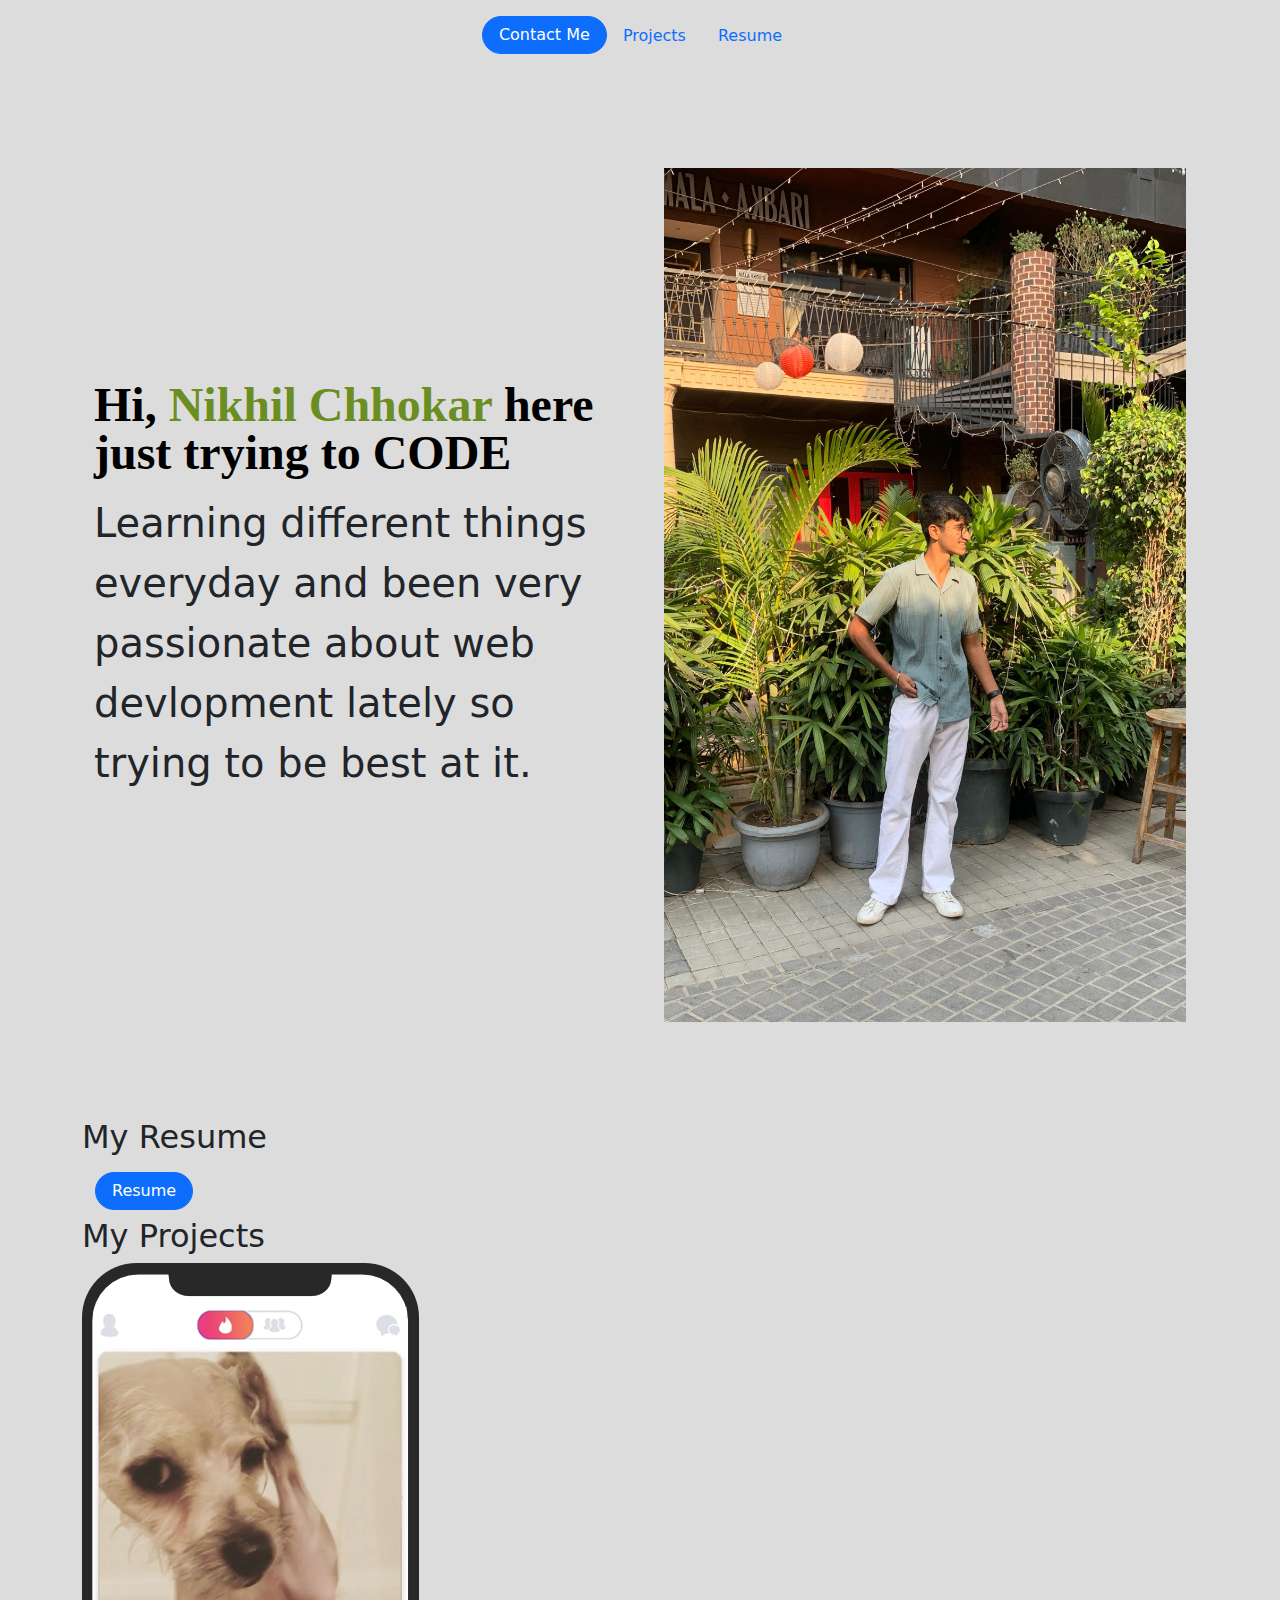
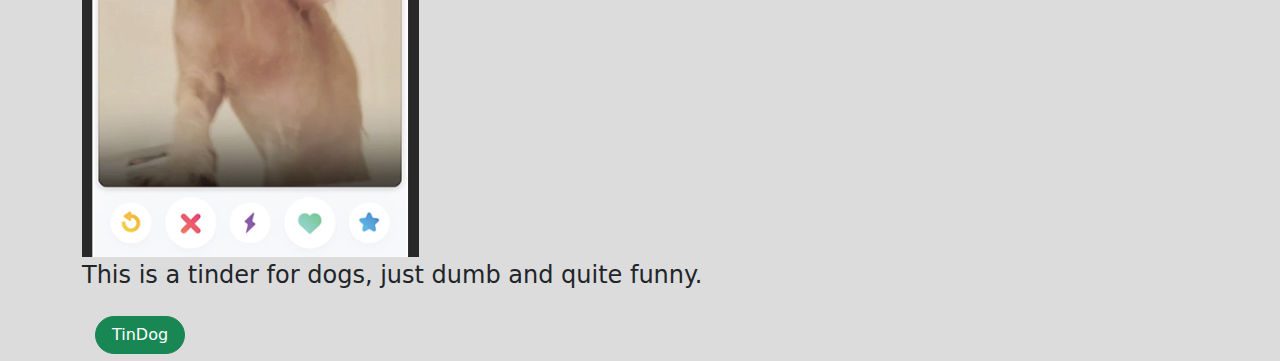
<file: index.html>
<!DOCTYPE html>
<head>
    <meta charset="UTF-8">
    <title>Nikhil Chhokar</title>
    <link href="https://cdn.jsdelivr.net/npm/bootstrap@5.3.3/dist/css/bootstrap.min.css" rel="stylesheet" integrity="sha384-QWTKZyjpPEjISv5WaRU9OFeRpok6YctnYmDr5pNlyT2bRjXh0JMhjY6hW+ALEwIH" crossorigin="anonymous">
    <link rel="stylesheet" href="./index.css">
    <body>
        <div class="container">
            <header class="d-flex justify-content-center py-3">
              <ul class="nav nav-pills">
                <li class="nav-item"><a target="_blank" href="https://mail.google.com/mail/?view=cm&fs=1&tf=1&to=nikhilchhokar89@gmail.com&body=my-text"><button class="btn btn-primary rounded-pill px-3" type="button">Contact Me</button></a>
                </li>
                <li class="nav-item"><a href="#projects" class="nav-link">Projects</a></li>
                <li class="nav-item"><a href="./resume.html" class="nav-link">Resume</a></li>
                
              </ul>
            </header>
          </div>
          <div class="container col-xxl-8 px-4 py-5">
            <div class="row flex-lg-row-reverse align-items-center g-5 py-5">
              <div class="col-10 col-sm-8 col-lg-6">
                <img src="./images/IMG-20240515-WA0034 (1).jpg" class="img d-block mx-lg-auto img-fluid" alt="Bootstrap Themes" height="200" loading="lazy">
              </div>
              <div class="col-lg-6">
                <h1 class="display-5 fw-bold text-body-emphasis lh-1 mb-3">Hi,<span style="color: olivedrab;"> Nikhil Chhokar </span> here just trying to CODE</h1>
                <p class="lead">Learning different things everyday and been very passionate about web devlopment lately so trying to be best at it.</p>
                
              </div>
            </div>
            
          </div>
          <section>
          <div class="container"> 
            <h2>My Resume </h2>
            <a class="btn" href="./resume.html"><button class="btn btn-primary rounded-pill px-3" type="button">Resume</button></a>
          </div>
          </section>
          <section id="projects">
          <div  class="my-projects container">
            <h2>
                My Projects</h2>
                <img class="image" src="./images/iphone.png" alt="">
                <p>This is a tinder for dogs, just dumb and quite funny.</p>
                <a class="btn" href="./tindog.html"><button class="btn btn-success rounded-pill px-3" type="button">TinDog</button></a>
                
          </div>
          </section>
    </body>
</head>
</file>
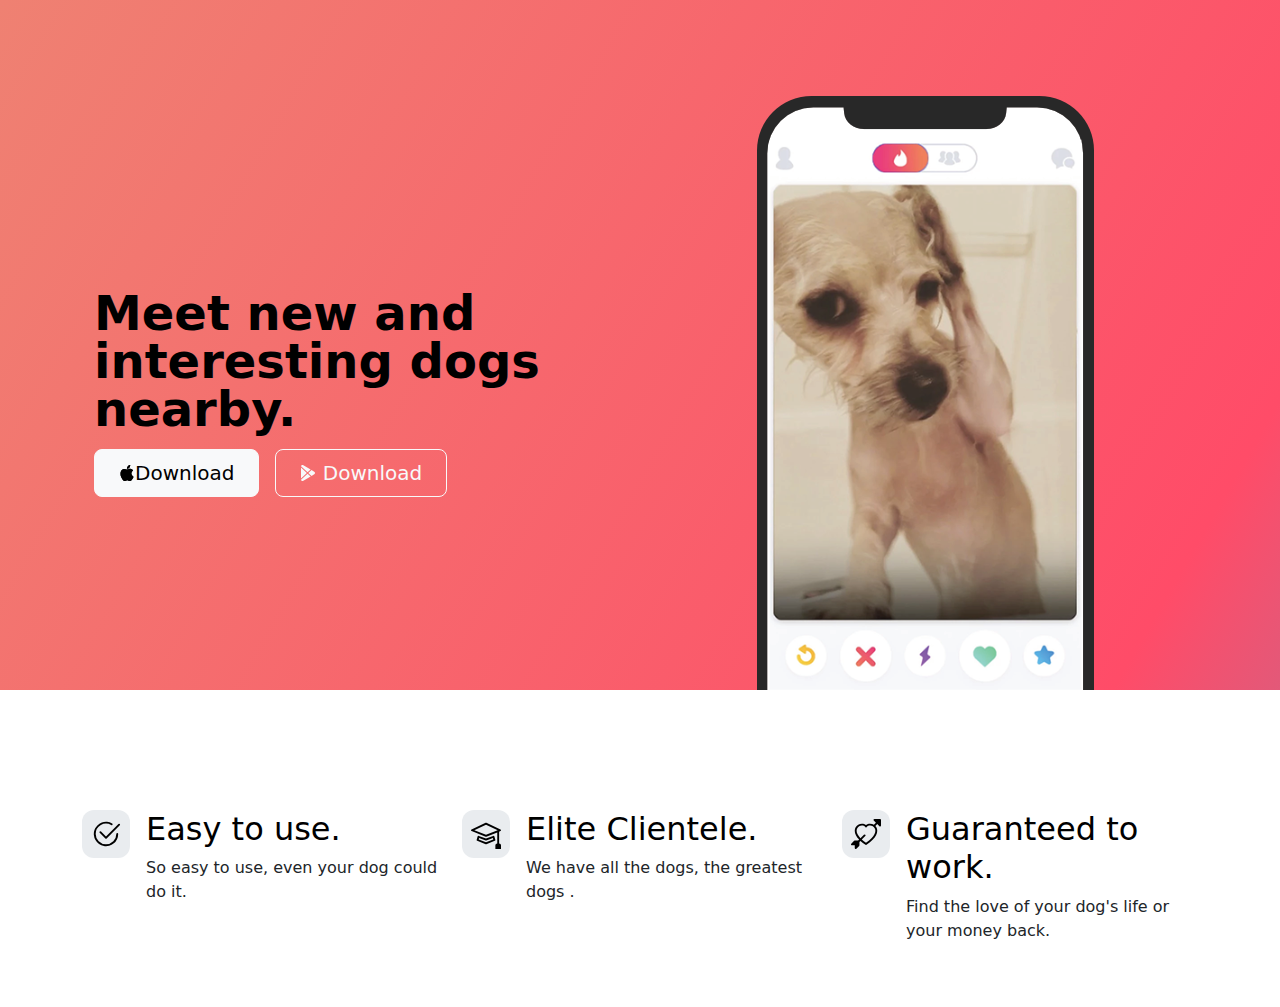
<file: tindog.html>
<!DOCTYPE html>
<html lang="en">

<head>
  <meta charset="UTF-8">
  <meta name="viewport" content="width=device-width, initial-scale=1.0">
  <title>TinDog</title>
  <link href="https://cdn.jsdelivr.net/npm/bootstrap@5.3.3/dist/css/bootstrap.min.css" rel="stylesheet" integrity="sha384-QWTKZyjpPEjISv5WaRU9OFeRpok6YctnYmDr5pNlyT2bRjXh0JMhjY6hW+ALEwIH" crossorigin="anonymous">
  <link rel="stylesheet" href="./style.css">
</head>

<body>

  <!-- Title -->
  <section id="title" class="gradient-background">

    <div class="container col-xxl-8 px-4 pt-5">
      <div class="row flex-lg-row-reverse align-items-center g-5 pt-5">
        <div class="col-10 col-sm-8 col-lg-6">
          <img src="images/iphone.png" class="d-block mx-lg-auto img-fluid" alt="Bootstrap Themes" height="200" loading="lazy">
        </div>
        <div class="col-lg-6">
          <h1 class="display-5 fw-bold text-body-emphasis lh-1 mb-3">Meet new and interesting dogs nearby.</h1>
          <div class="d-grid gap-2 d-md-flex justify-content-md-start">            
            <button type="button" class="btn btn-light btn-lg px-4 me-md-2">
              <svg xmlns="http://www.w3.org/2000/svg" width="16" height="16" fill="currentColor"
                class="bi bi-apple mb-1" viewBox="0 0 16 16">
<path
                  d="M11.182.008C11.148-.03 9.923.023 8.857 1.18c-1.066 1.156-.902 2.482-.878 2.516.024.034 1.52.087 2.475-1.258.955-1.345.762-2.391.728-2.43Zm3.314 11.733c-.048-.096-2.325-1.234-2.113-3.422.212-2.189 1.675-2.789 1.698-2.854.023-.065-.597-.79-1.254-1.157a3.692 3.692 0 0 0-1.563-.434c-.108-.003-.483-.095-1.254.116-.508.139-1.653.589-1.968.607-.316.018-1.256-.522-2.267-.665-.647-.125-1.333.131-1.824.328-.49.196-1.422.754-2.074 2.237-.652 1.482-.311 3.83-.067 4.56.244.729.625 1.924 1.273 2.796.576.984 1.34 1.667 1.659 1.899.319.232 1.219.386 1.843.067.502-.308 1.408-.485 1.766-.472.357.013 1.061.154 1.782.539.571.197 1.111.115 1.652-.105.541-.221 1.324-1.059 2.238-2.758.347-.79.505-1.217.473-1.282Z" />
<path
                  d="M11.182.008C11.148-.03 9.923.023 8.857 1.18c-1.066 1.156-.902 2.482-.878 2.516.024.034 1.52.087 2.475-1.258.955-1.345.762-2.391.728-2.43Zm3.314 11.733c-.048-.096-2.325-1.234-2.113-3.422.212-2.189 1.675-2.789 1.698-2.854.023-.065-.597-.79-1.254-1.157a3.692 3.692 0 0 0-1.563-.434c-.108-.003-.483-.095-1.254.116-.508.139-1.653.589-1.968.607-.316.018-1.256-.522-2.267-.665-.647-.125-1.333.131-1.824.328-.49.196-1.422.754-2.074 2.237-.652 1.482-.311 3.83-.067 4.56.244.729.625 1.924 1.273 2.796.576.984 1.34 1.667 1.659 1.899.319.232 1.219.386 1.843.067.502-.308 1.408-.485 1.766-.472.357.013 1.061.154 1.782.539.571.197 1.111.115 1.652-.105.541-.221 1.324-1.059 2.238-2.758.347-.79.505-1.217.473-1.282Z" />
</svg>Download</button>
            <button type="button" class="btn btn-outline-light btn-lg px-4"><svg xmlns="http://www.w3.org/2000/svg" width="16" height="16" fill="currentColor"
              class="bi bi-google-play mb-1" viewBox="0 0 16 16">
<path
                d="M14.222 9.374c1.037-.61 1.037-2.137 0-2.748L11.528 5.04 8.32 8l3.207 2.96 2.694-1.586Zm-3.595 2.116L7.583 8.68 1.03 14.73c.201 1.029 1.36 1.61 2.303 1.055l7.294-4.295ZM1 13.396V2.603L6.846 8 1 13.396ZM1.03 1.27l6.553 6.05 3.044-2.81L3.333.215C2.39-.341 1.231.24 1.03 1.27Z" />
</svg> Download</button>
          </div>
        </div>
      </div>
    </div>

    

   
    

  </section>
  <!-- bt -->
  <section id="features">
    <div class="container">
    <div class="row g-4 py-5 row-cols-1 row-cols-lg-3 mt-5">
      <div class="col d-flex align-items-start">
        <div class="icon-square text-body-emphasis bg-body-secondary d-inline-flex align-items-center justify-content-center fs-4 flex-shrink-0 me-3">
          <svg xmlns="http://www.w3.org/2000/svg" height="30" fill="currentColor" class="bi bi-check2-circle"
              viewBox="0 0 16 16">
<path
                d="M2.5 8a5.5 5.5 0 0 1 8.25-4.764.5.5 0 0 0 .5-.866A6.5 6.5 0 1 0 14.5 8a.5.5 0 0 0-1 0 5.5 5.5 0 1 1-11 0z" />
<path
                d="M15.354 3.354a.5.5 0 0 0-.708-.708L8 9.293 5.354 6.646a.5.5 0 1 0-.708.708l3 3a.5.5 0 0 0 .708 0l7-7z" />
</svg>

        </div>
        <div>
          <h3 class="fs-2 text-body-emphasis">Easy to use.</h3>
          <p>So easy to use, even your dog could do it.</p>
          
        </div>
      </div>
      <div class="col d-flex align-items-start">
        <div class="icon-square text-body-emphasis bg-body-secondary d-inline-flex align-items-center justify-content-center fs-4 flex-shrink-0 me-3">
          <svg xmlns="http://www.w3.org/2000/svg" height="30" fill="currentColor" class="bi bi-mortarboard" viewBox="0 0 16 16">
            <path d="M8.211 2.047a.5.5 0 0 0-.422 0l-7.5 3.5a.5.5 0 0 0 .025.917l7.5 3a.5.5 0 0 0 .372 0L14 7.14V13a1 1 0 0 0-1 1v2h3v-2a1 1 0 0 0-1-1V6.739l.686-.275a.5.5 0 0 0 .025-.917l-7.5-3.5ZM8 8.46 1.758 5.965 8 3.052l6.242 2.913L8 8.46Z"/>
            <path d="M4.176 9.032a.5.5 0 0 0-.656.327l-.5 1.7a.5.5 0 0 0 .294.605l4.5 1.8a.5.5 0 0 0 .372 0l4.5-1.8a.5.5 0 0 0 .294-.605l-.5-1.7a.5.5 0 0 0-.656-.327L8 10.466 4.176 9.032Zm-.068 1.873.22-.748 3.496 1.311a.5.5 0 0 0 .352 0l3.496-1.311.22.748L8 12.46l-3.892-1.556Z"/>
            </svg>
        </div>
        <div>
          <h3 class="fs-2 text-body-emphasis">Elite Clientele.</h3>
          <p>We have all the dogs, the greatest dogs            .</p>
          
        </div>
      </div>
      <div class="col d-flex align-items-start">
        <div class="icon-square text-body-emphasis bg-body-secondary d-inline-flex align-items-center justify-content-center fs-4 flex-shrink-0 me-3">
          <svg xmlns="http://www.w3.org/2000/svg" height="30" fill="currentColor" class="bi bi-arrow-through-heart"
              viewBox="0 0 16 16">
<path fill-rule="evenodd"
                d="M2.854 15.854A.5.5 0 0 1 2 15.5V14H.5a.5.5 0 0 1-.354-.854l1.5-1.5A.5.5 0 0 1 2 11.5h1.793l.53-.53c-.771-.802-1.328-1.58-1.704-2.32-.798-1.575-.775-2.996-.213-4.092C3.426 2.565 6.18 1.809 8 3.233c1.25-.98 2.944-.928 4.212-.152L13.292 2 12.147.854A.5.5 0 0 1 12.5 0h3a.5.5 0 0 1 .5.5v3a.5.5 0 0 1-.854.354L14 2.707l-1.006 1.006c.236.248.44.531.6.845.562 1.096.585 2.517-.213 4.092-.793 1.563-2.395 3.288-5.105 5.08L8 13.912l-.276-.182a21.86 21.86 0 0 1-2.685-2.062l-.539.54V14a.5.5 0 0 1-.146.354l-1.5 1.5Zm2.893-4.894A20.419 20.419 0 0 0 8 12.71c2.456-1.666 3.827-3.207 4.489-4.512.679-1.34.607-2.42.215-3.185-.817-1.595-3.087-2.054-4.346-.761L8 4.62l-.358-.368c-1.259-1.293-3.53-.834-4.346.761-.392.766-.464 1.845.215 3.185.323.636.815 1.33 1.519 2.065l1.866-1.867a.5.5 0 1 1 .708.708L5.747 10.96Z" />
</svg>
        </div>
        <div>
          <h3 class="fs-2 text-body-emphasis">Guaranteed to work.</h3>
          <p>Find the love of your dog's life or your money back.</p>
          
          </a>
        </div>
      </div>
    </div>
  </div>

  </section>
  <!-- Testimonial -->
  <section id="testimonial">

  </section>
  <!-- Pricing -->
  <section id="pricing">

  </section>
  <!-- Footer -->
  <section id="footer">

  </section>
</body>

</html>
</file>
<file: index.css>
.lead{
    font-size: 2.5rem
}
h1{
    font-family:'Times New Roman', Times, serif;
    font-size: 5rem;
    color: white;
}
h2{
    font-size: 2rem;
}
body{
    background-color: gainsboro;
}
p{
    font-size: 1.5rem;
    
    position: relative;
}
.email-button 
{
display: inline-block;

padding: 10px 20px;

background-color: #007bff;

color: #fff;

text-decoration: none;

border-radius: 5px;

font-weight: bold;

transition: background-color 0.3s ease;
}


.email-button:hover 
{
background-color: #0056b3;
}

.container{
    justify-content: center;
    display: block;
}
.img{
    display: grid;
    grid-template: auto;
}
</file>
<file: style.css>
.gradient-background {
  background: linear-gradient(300deg, #00bfff, #ff4c68, #ef8172);
  background-size: 180% 180%;
  animation: gradient-animation 18s ease infinite;
}

@keyframes gradient-animation {
  0% {
    background-position: 0% 50%;
  }
  50% {
    background-position: 100% 50%;
  }
  100% {
    background-position: 0% 50%;
  }
}

.icon-square {
  width: 3rem;
  height: 3rem;
  border-radius: 0.75rem;
}

.profile-img {
  height: 100px;
  border-radius: 50%;
}
</file>
